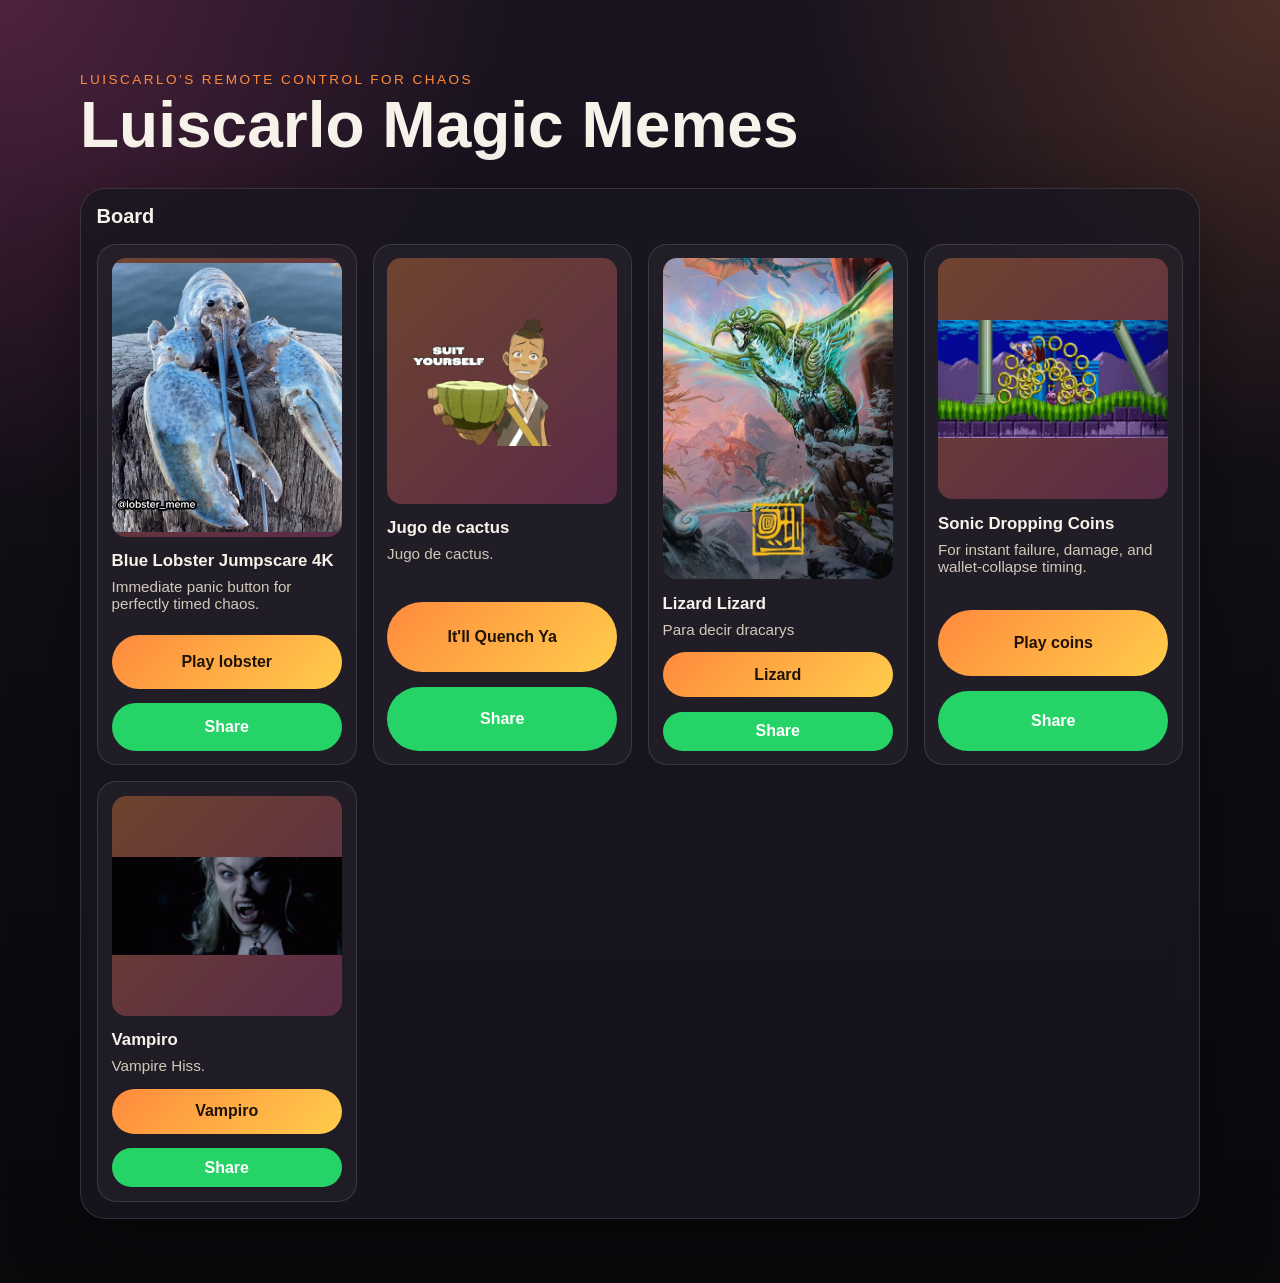
<file: index.html>
<!DOCTYPE html>
<html lang="en">
<head>
  <meta charset="UTF-8">
  <meta name="viewport" content="width=device-width, initial-scale=1.0">
  <meta name="theme-color" content="#161616">
  <meta name="description" content="A lightweight meme soundboard for perfectly timed nonsense.">
  <link rel="manifest" href="manifest.webmanifest">
  <link rel="icon" href="public/icons/icon-192.svg" type="image/svg+xml">
  <link rel="stylesheet" href="styles.css">
  <title>Meme Soundboard</title>
</head>
<body>
  <div class="page-shell">
    <header class="hero">
      <p class="eyebrow">Luiscarlo's remote control for chaos</p>
      <h1>Luiscarlo Magic Memes</h1>
    </header>

    <main>
      <section class="board-panel" aria-labelledby="soundboard-title">
        <div class="panel-heading">
          <h2 id="soundboard-title">Board</h2>
          <button class="install-button" id="installButton" hidden>Install app</button>
        </div>
        <div class="soundboard-grid" id="soundboardGrid"></div>
      </section>
    </main>
  </div>

  <template id="cardTemplate">
    <article class="meme-card">
      <a class="meme-card-link">
        <div class="media-frame">
          <img alt="" loading="lazy">
        </div>
        <div class="card-copy">
          <h3></h3>
          <p></p>
        </div>
      </a>
      <button class="play-button" type="button"></button>
      <button class="share-button" type="button" aria-label="Share on WhatsApp">Share</button>
    </article>
  </template>

  <script type="module" src="src/app.js"></script>
</body>
</html>
</file>
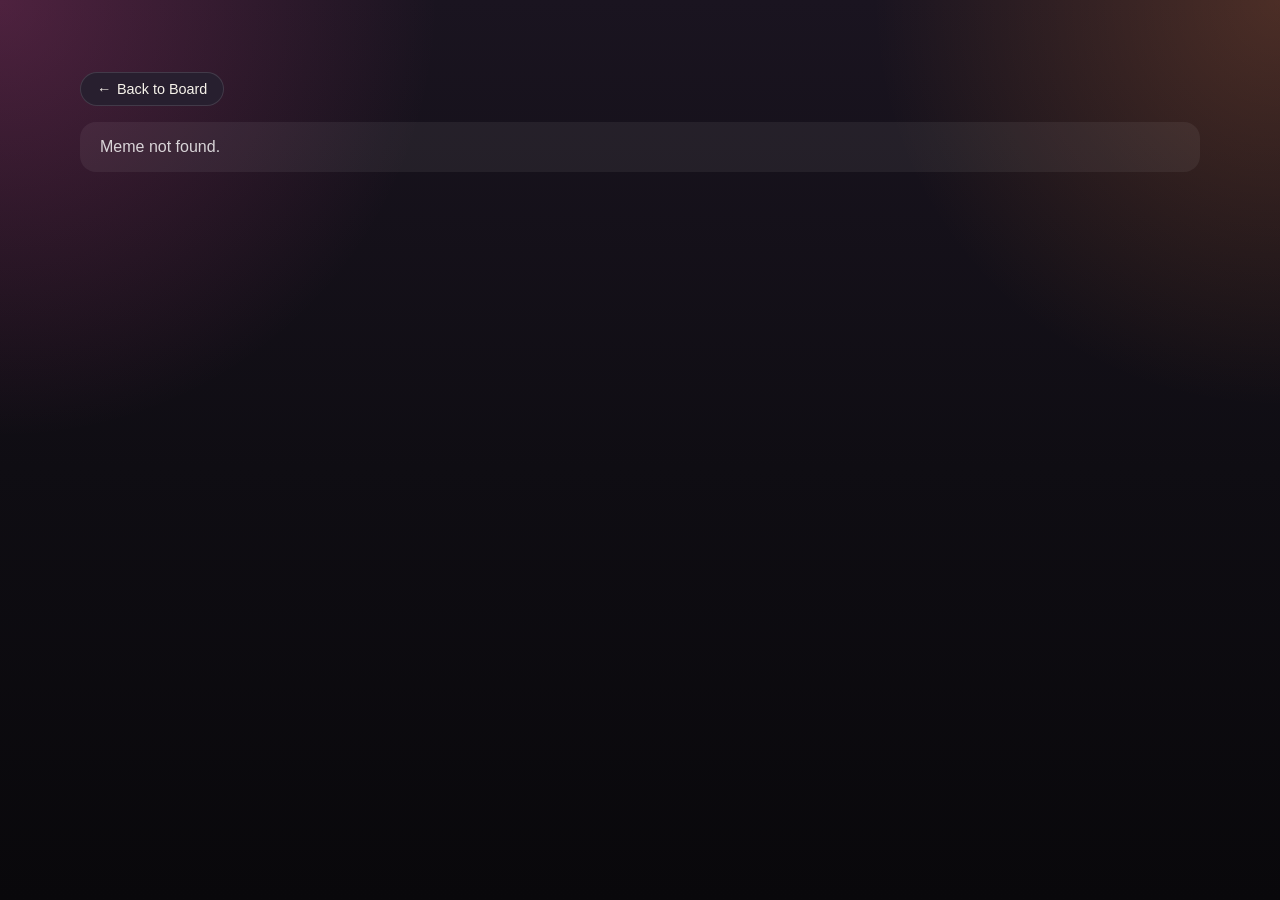
<file: meme/index.html>
<!DOCTYPE html>
<html lang="en">
<head>
  <meta charset="UTF-8">
  <meta name="viewport" content="width=device-width, initial-scale=1.0">
  <meta name="theme-color" content="#161616">
  <meta name="description" content="Individual meme page - Meme Soundboard">
  <link rel="manifest" href="../manifest.webmanifest">
  <link rel="icon" href="../public/icons/icon-192.svg" type="image/svg+xml">
  <link rel="stylesheet" href="../styles.css">
  <title>Meme Soundboard</title>
</head>
<body>
  <div class="page-shell">
    <header class="meme-page-header">
      <a href="../" class="back-link"><span aria-hidden="true">&larr;</span> Back to Board</a>
    </header>
    <main id="memeDetail"></main>
  </div>

  <script type="module" src="../src/meme.js"></script>
</body>
</html>
</file>
<file: styles.css>
:root {
  color-scheme: dark;
  --bg: #0f0d13;
  --panel: rgba(26, 22, 33, 0.82);
  --panel-strong: rgba(39, 32, 48, 0.95);
  --text: #f7f3eb;
  --muted: #d4c8ba;
  --accent: #ff8a3d;
  --accent-2: #f54ea2;
  --line: rgba(255, 255, 255, 0.12);
  --shadow: 0 22px 70px rgba(0, 0, 0, 0.35);
  font-family: "Trebuchet MS", "Segoe UI", sans-serif;
}

* {
  box-sizing: border-box;
}

body {
  margin: 0;
  min-height: 100vh;
  color: var(--text);
  background:
    radial-gradient(circle at top left, rgba(245, 78, 162, 0.24), transparent 28%),
    radial-gradient(circle at top right, rgba(255, 138, 61, 0.22), transparent 26%),
    linear-gradient(180deg, #1a1420 0%, #0f0d13 52%, #09080b 100%);
}

img {
  display: block;
  width: 100%;
}

button {
  font: inherit;
}

code {
  padding: 0.12rem 0.32rem;
  border-radius: 0.35rem;
  background: rgba(255, 255, 255, 0.08);
}

.page-shell {
  width: min(1120px, calc(100% - 2rem));
  margin: 0 auto;
  padding: 3rem 0 4rem;
}

.hero {
  padding: 1.5rem 0 2rem;
}

.eyebrow {
  margin: 0 0 0.5rem;
  color: var(--accent);
  font-size: 0.85rem;
  letter-spacing: 0.18em;
  text-transform: uppercase;
}

.hero h1 {
  margin: 0;
  font-size: clamp(2.6rem, 5vw, 5.2rem);
  line-height: 0.95;
}

.intro {
  max-width: 58ch;
  margin: 1rem 0 0;
  color: var(--muted);
  font-size: 1.05rem;
}

.board-panel {
  padding: 1rem;
  border: 1px solid var(--line);
  border-radius: 1.6rem;
  background: var(--panel);
  box-shadow: var(--shadow);
  backdrop-filter: blur(18px);
}

.panel-heading {
  display: flex;
  align-items: center;
  justify-content: space-between;
  gap: 1rem;
  margin-bottom: 1rem;
}

.panel-heading h2 {
  margin: 0;
  font-size: 1.25rem;
}

.install-button,
.play-button {
  border: 0;
  border-radius: 999px;
  cursor: pointer;
  transition: transform 140ms ease, filter 140ms ease, background 140ms ease;
}

.install-button {
  padding: 0.7rem 1rem;
  color: var(--text);
  background: var(--panel-strong);
}

.install-button:hover,
.play-button:hover {
  filter: brightness(1.06);
  transform: translateY(-1px);
}

.soundboard-grid {
  display: grid;
  grid-template-columns: repeat(auto-fit, minmax(240px, 1fr));
  gap: 1rem;
}

.empty-state {
  margin: 0;
  padding: 1rem 1.25rem;
  border-radius: 1rem;
  background: rgba(255, 255, 255, 0.06);
  color: rgba(255, 255, 255, 0.8);
}

.meme-card {
  display: grid;
  gap: 0.9rem;
  padding: 0.85rem;
  border: 1px solid var(--line);
  border-radius: 1.2rem;
  background: rgba(255, 255, 255, 0.04);
}

.media-frame {
  overflow: hidden;
  border-radius: 0.9rem;
  min-height: 220px;
  background: linear-gradient(135deg, rgba(255, 138, 61, 0.35), rgba(245, 78, 162, 0.28));
  display: grid;
  place-items: center;
}

.media-frame img {
  width: 100%;
  height: auto;
  max-height: 70vh;
  object-fit: contain;
}

.card-copy h3 {
  margin: 0;
  font-size: 1.05rem;
}

.card-copy p {
  margin: 0.45rem 0 0;
  color: var(--muted);
  font-size: 0.95rem;
}

.play-button {
  width: 100%;
  padding: 0.85rem 1rem;
  color: #1e1306;
  font-weight: 700;
  background: linear-gradient(135deg, var(--accent), #ffcd4b);
}

.play-button.is-playing {
  background: linear-gradient(135deg, #7cff98, #d8ff69);
}

.share-button {
  width: 100%;
  padding: 0.65rem 1rem;
  color: #fff;
  font-weight: 600;
  background: #25d366;
  border: 0;
  border-radius: 999px;
  cursor: pointer;
  transition: transform 140ms ease, filter 140ms ease;
}

.share-button:hover {
  filter: brightness(1.1);
  transform: translateY(-1px);
}

.share-button.is-sharing {
  filter: brightness(0.85);
}

.meme-card-link {
  display: contents;
  color: inherit;
  text-decoration: none;
}

.media-frame,
.card-copy {
  cursor: pointer;
}

.media-frame:hover {
  filter: brightness(1.06);
}

.card-copy:hover h3 {
  color: var(--accent);
}

/* ── Meme detail page ────────────────────────────────────── */

.meme-page-header {
  padding: 1.5rem 0 1rem;
}

.back-link {
  display: inline-flex;
  align-items: center;
  gap: 0.35rem;
  padding: 0.5rem 1rem;
  border: 1px solid var(--line);
  border-radius: 999px;
  color: var(--text);
  text-decoration: none;
  font-size: 0.9rem;
  background: var(--panel-strong);
  transition: filter 140ms ease, transform 140ms ease;
}

.back-link:hover {
  filter: brightness(1.1);
  transform: translateY(-1px);
}

.meme-detail {
  display: grid;
  gap: 1.5rem;
  padding: 1.5rem;
  border: 1px solid var(--line);
  border-radius: 1.6rem;
  background: var(--panel);
  box-shadow: var(--shadow);
  backdrop-filter: blur(18px);
}

.meme-detail-frame {
  max-width: 640px;
  margin: 0 auto;
  width: 100%;
}

.meme-detail-info {
  display: grid;
  gap: 0.75rem;
}

.meme-detail-title {
  margin: 0;
  font-size: clamp(1.6rem, 3vw, 2.4rem);
}

.meme-detail-description {
  margin: 0;
  color: var(--muted);
  font-size: 1.05rem;
}

@media (max-width: 640px) {
  .page-shell {
    width: min(100% - 1rem, 1120px);
    padding-top: 1.2rem;
  }

  .panel-heading {
    align-items: flex-start;
    flex-direction: column;
  }
}
</file>
